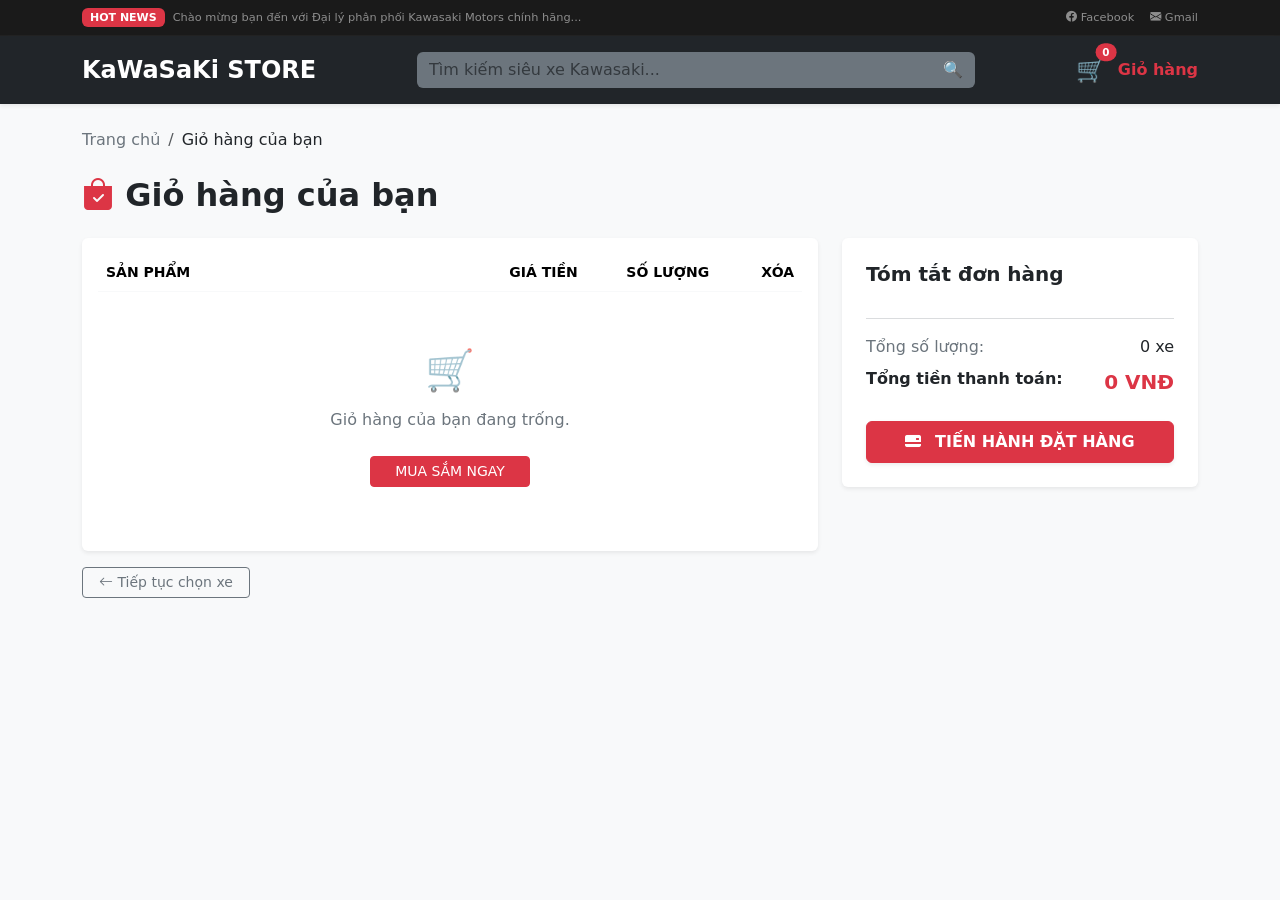
<file: html/gio-hang.html>
<!DOCTYPE html>
<html lang="vi">
<head>
    <title>Giỏ hàng - KaWaSaKi Store</title>
    <meta charset="UTF-8">
    <meta name="viewport" content="width=device-width, initial-scale=1.0">
    
    <!-- Bootstrap 5 & Icons -->
    <link href="https://cdn.jsdelivr.net/npm/bootstrap@5.3.3/dist/css/bootstrap.min.css" rel="stylesheet">
    <link href="https://cdn.jsdelivr.net/npm/bootstrap-icons@1.11.3/font/bootstrap-icons.min.css" rel="stylesheet">
    
    <!-- Custom CSS và JS nhóm của Khôi -->
    <link rel="stylesheet" href="../css/style.css">
    <script src="../js/script.js"></script>
    <script src="https://cdn.jsdelivr.net/npm/bootstrap@5.3.3/dist/js/bootstrap.bundle.min.js"></script>
</head>
<body class="bg-light" onload="renderCart(); updateCartBadge();">

    <!-- Top Bar -->
    <div class="top-bar text-white py-2 d-none d-md-block" style="background-color: #1a1a1a; font-size: 13px;">
        <div class="container d-flex justify-content-between align-items-center">
            <div class="d-flex align-items-center gap-2">
                <span class="badge bg-danger text-uppercase px-2 py-1" style="font-size: 11px; font-weight: bold;">Hot News</span>
                <span class="small text-white-50 m-0">Chào mừng bạn đến với Đại lý phân phối Kawasaki Motors chính hãng...</span>
            </div>
            <div class="d-flex gap-3 text-white-50 small">
                <span><i class="bi bi-facebook"></i> Facebook</span>
                <span><i class="bi bi-envelope-fill"></i> Gmail</span>
            </div>
        </div>
    </div>

    <!-- Header -->
    <header class="bg-dark text-white py-3 shadow-sm">
        <div class="container d-flex justify-content-between align-items-center">
            <a href="../index.html" class="text-white text-decoration-none d-flex align-items-center gap-2">
                <span class="fs-4 fw-bold tracking-wide">KaWaSaKi STORE</span>
            </a>

            <div class="w-50 mx-3 d-none d-md-block">
                <div class="input-group">
                    <input type="text" class="form-control bg-secondary text-white border-0" placeholder="Tìm kiếm siêu xe Kawasaki...">
                    <button class="btn btn-outline-light border-0 bg-secondary" type="button">🔍</button>
                </div>
            </div>

            <a href="gio-hang.html" class="text-white text-decoration-none position-relative d-flex align-items-center gap-2">
                <div class="position-relative">
                    <span class="fs-4">🛒</span>
                    <span id="cart-count" class="position-absolute top-0 start-100 translate-middle badge rounded-pill bg-danger" style="font-size: 0.65rem;">0</span>
                </div>
                <span class="d-none d-sm-inline ms-1 fw-bold text-danger">Giỏ hàng</span>
            </a>
        </div>
    </header>

    <!-- Main Content -->
    <div class="container mt-4 mb-5">
        <nav aria-label="breadcrumb">
            <ol class="breadcrumb mb-4">
                <li class="breadcrumb-item"><a href="../index.html" class="text-decoration-none text-secondary">Trang chủ</a></li>
                <li class="breadcrumb-item active text-dark fw-medium" aria-current="page">Giỏ hàng của bạn</li>
            </ol>
        </nav>

        <h2 class="fw-bold text-dark mb-4"><i class="bi bi-bag-check-fill text-danger"></i> Giỏ hàng của bạn</h2>

        <div class="row g-4">
            <!-- Danh sách sản phẩm trong giỏ -->
            <div class="col-lg-8">
                <div class="card border-0 shadow-sm rounded p-3 bg-white">
                    <div class="table-responsive">
                        <table class="table table-borderless align-middle m-0">
                            <thead class="border-bottom border-light">
                                <tr class="text-secondary small text-uppercase">
                                    <th scope="col" style="min-width: 250px;">Sản phẩm</th>
                                    <th scope="col" class="text-center">Giá tiền</th>
                                    <th scope="col" class="text-center" style="width: 120px;">Số lượng</th>
                                    <th scope="col" class="text-end">Xóa</th>
                                </tr>
                            </thead>
                            <tbody id="cart-table-body">
                                <!-- JavaScript sẽ render sản phẩm vào đây -->
                            </tbody>
                        </table>
                    </div>
                    <!-- Trạng thái giỏ hàng trống -->
                    <div id="empty-cart-msg" class="text-center py-5 d-none">
                        <span class="fs-1 text-muted">🛒</span>
                        <p class="text-secondary mt-2">Giỏ hàng của bạn đang trống.</p>
                        <a href="../index.html" class="btn btn-danger btn-sm px-4 mt-2">MUA SẮM NGAY</a>
                    </div>
                </div>
                
                <div class="mt-3">
                    <button onclick="location.href='../index.html'" class="btn btn-outline-secondary btn-sm px-3">
                        <i class="bi bi-arrow-left"></i> Tiếp tục chọn xe
                    </button>
                </div>
            </div>

            <!-- Tóm tắt đơn hàng -->
            <div class="col-lg-4">
                <div class="card border-0 shadow-sm rounded p-4 bg-white position-sticky" style="top: 20px;">
                    <h5 class="fw-bold text-dark mb-3">Tóm tắt đơn hàng</h5>
                    <hr class="text-secondary opacity-25">
                    
                    <div class="d-flex justify-content-between mb-2 text-secondary">
                        <span>Tổng số lượng:</span>
                        <span id="total-quantity" class="fw-medium text-dark">0 xe</span>
                    </div>
                    <div class="d-flex justify-content-between mb-4">
                        <span class="fw-bold text-dark">Tổng tiền thanh toán:</span>
                        <span id="total-price" class="text-danger fw-bold fs-5">0 VNĐ</span>
                    </div>

                    <button class="btn btn-danger w-100 fw-bold text-uppercase py-2 shadow-sm" onclick="alert('Chức năng đặt hàng đang được phát triển thực nghiệm!')">
                        <i class="bi bi-credit-card-2-back-fill me-2"></i> Tiến hành đặt hàng
                    </button>
                </div>
            </div>
        </div>
    </div>

</body>
</html>
</file>
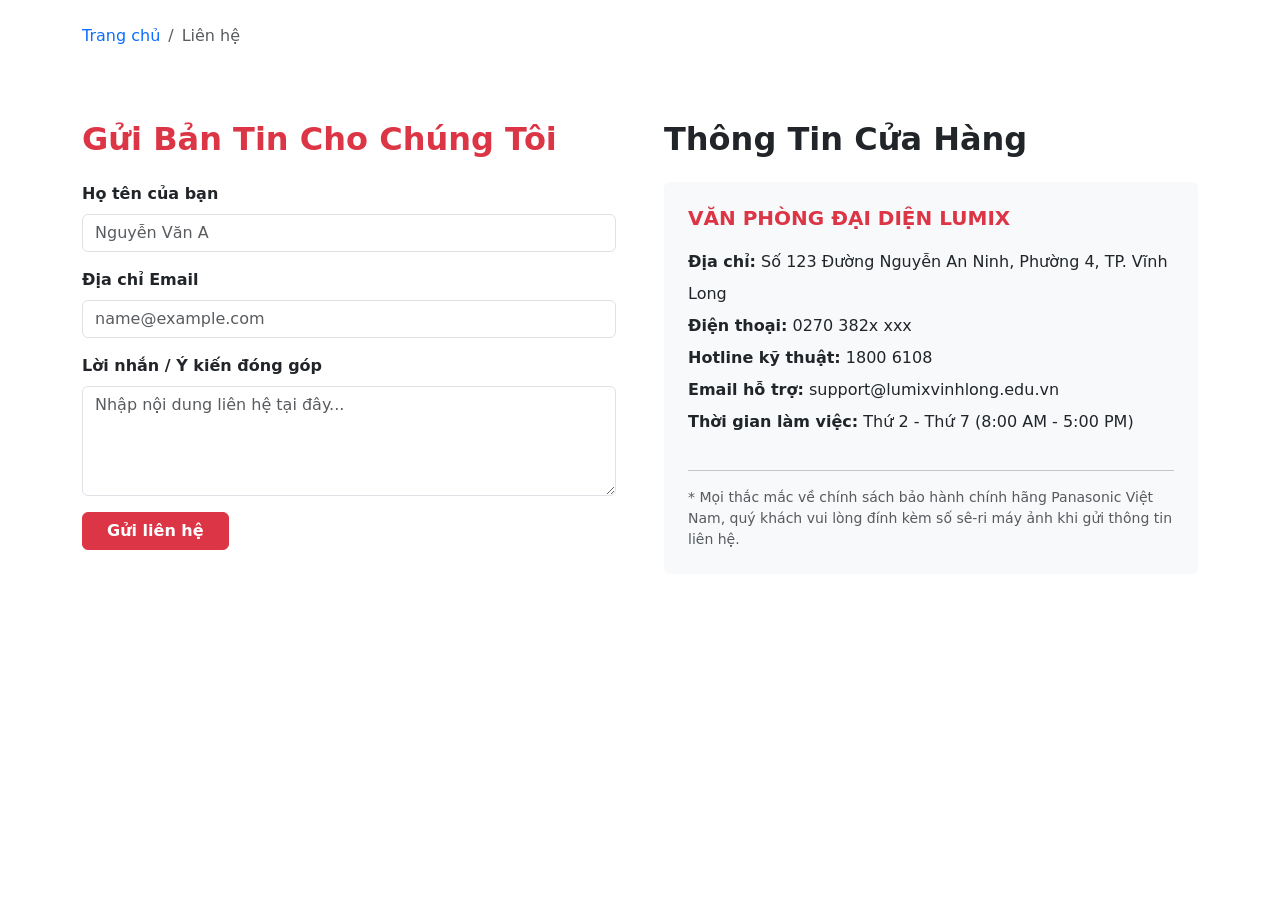
<file: html/lien-he.html>
<!DOCTYPE html>
<html lang="vi">
<head>
    <title>Liên hệ - KaWaSaKi</title>
    <meta charset="UTF-8">
    <meta name="viewport" content="width=device-width, initial-scale=1.0">
    
    <link href="https://cdn.jsdelivr.net/npm/bootstrap@5.3.8/dist/css/bootstrap.min.css" rel="stylesheet">
    <script src="https://cdn.jsdelivr.net/npm/bootstrap@5.3.8/dist/js/bootstrap.bundle.min.js"></script>
    
    <script src="../js/script.js"></script>
    <link rel="stylesheet" href="../css/style.css">
</head>

<body>
    <div class="container mt-4">
        <nav aria-label="breadcrumb">
            <ol class="breadcrumb">
                <li class="breadcrumb-item"><a href="../index.html" class="text-decoration-none">Trang chủ</a></li>
                <li class="breadcrumb-item active" aria-current="page">Liên hệ</li>
            </ol>
        </nav>

        <div class="row mt-4 g-5">
            <div class="col-md-6">
                <h2 class="fw-bolder text-danger mb-4">Gửi Bản Tin Cho Chúng Tôi</h2>
                <form id="contact-form">
                    <div class="mb-3">
                        <label for="c-name" class="form-label fw-semibold">Họ tên của bạn</label>
                        <input type="text" class="form-control" id="c-name" required placeholder="Nguyễn Văn A">
                    </div>
                    <div class="mb-3">
                        <label for="c-email" class="form-label fw-semibold">Địa chỉ Email</label>
                        <input type="email" class="form-control" id="c-email" required placeholder="name@example.com">
                    </div>
                    <div class="mb-3">
                        <label for="c-message" class="form-label fw-semibold">Lời nhắn / Ý kiến đóng góp</label>
                        <textarea class="form-control" id="c-message" rows="4" required placeholder="Nhập nội dung liên hệ tại đây..."></textarea>
                    </div>
                    <button type="submit" class="btn btn-danger px-4 fw-bold">Gửi liên hệ</button>
                </form>
            </div>

            <div class="col-md-6">
                <h2 class="fw-bolder text-dark mb-4">Thông Tin Cửa Hàng</h2>
                <div class="card bg-light border-0 p-4">
                    <h4 class="h5 fw-bold text-danger mb-3">VĂN PHÒNG ĐẠI DIỆN LUMIX</h4>
                    <ul class="list-unstyled" style="line-height: 2;">
                        <li><strong>Địa chỉ:</strong> Số 123 Đường Nguyễn An Ninh, Phường 4, TP. Vĩnh Long</li>
                        <li><strong>Điện thoại:</strong> 0270 382x xxx</li>
                        <li><strong>Hotline kỹ thuật:</strong> 1800 6108</li>
                        <li><strong>Email hỗ trợ:</strong> support@lumixvinhlong.edu.vn</li>
                        <li><strong>Thời gian làm việc:</strong> Thứ 2 - Thứ 7 (8:00 AM - 5:00 PM)</li>
                    </ul>
                    <hr class="my-3">
                    <p class="small text-muted m-0">
                        * Mọi thắc mắc về chính sách bảo hành chính hãng Panasonic Việt Nam, quý khách vui lòng đính kèm số sê-ri máy ảnh khi gửi thông tin liên hệ.
                    </p>
                </div>
            </div>
        </div>
    </div>

    <script>
        document.getElementById("contact-form").addEventListener("submit", function(event) {
            event.preventDefault(); // Ngăn trang bị tải lại
            
            // Lấy giá trị tên khách hàng nhập vào
            const customerName = document.getElementById("c-name").value;
            
            // Hiện thông báo cá nhân hóa thành công giống logic đồ án của cô
            alert("Cảm ơn " + customerName + "! Ý kiến đóng góp của bạn đã được gửi lên hệ thống Lumix.");
            
            // Reset làm trống form
            document.getElementById("contact-form").reset();
        });
    </script>
</body>
</html>
</file>
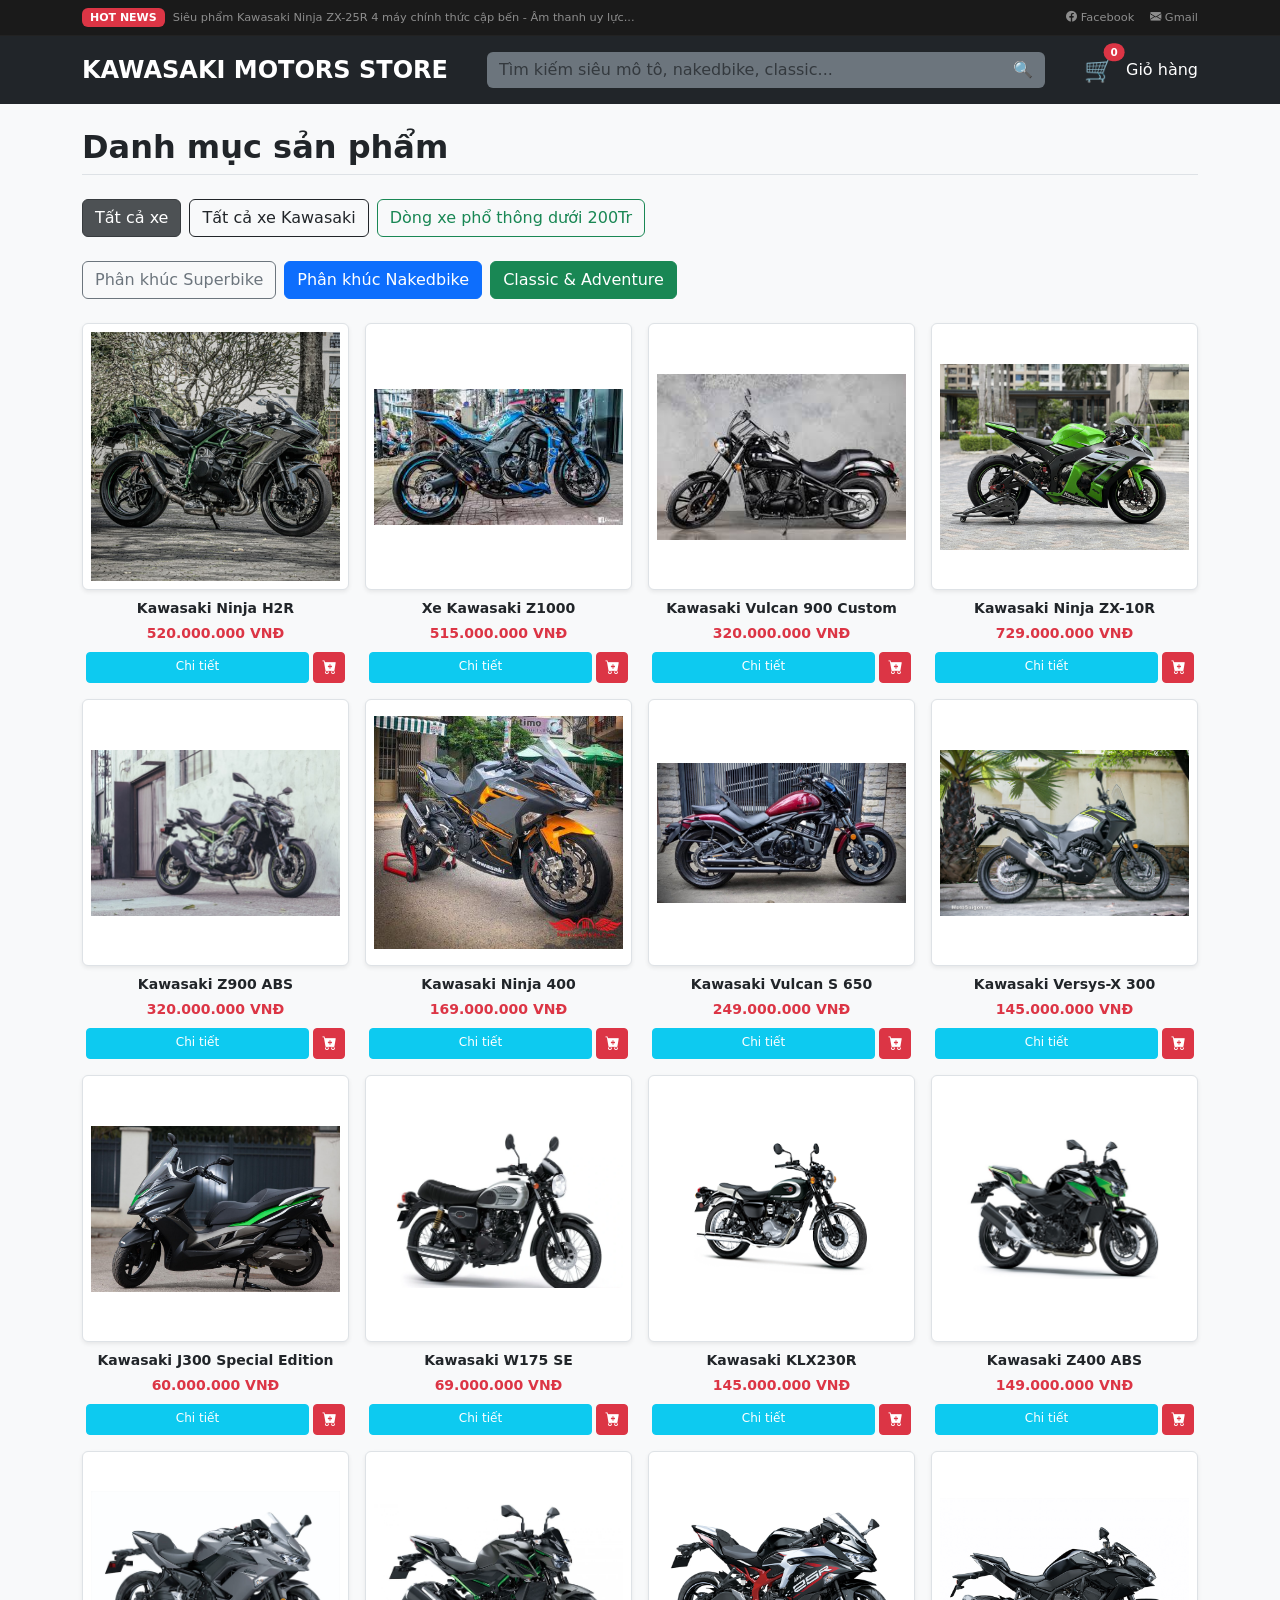
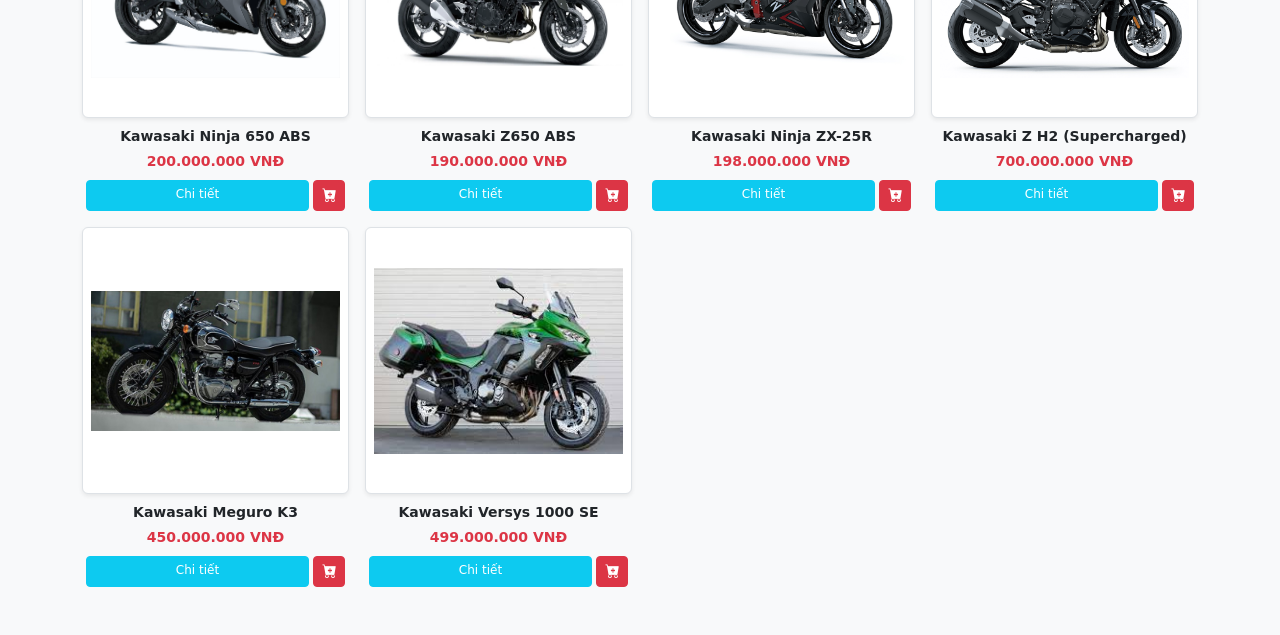
<file: html/san-pham.html>
<!DOCTYPE html>
<html lang="vi">
<head>
    <title>Cửa hàng Xe máy Kawasaki Motors</title>
    <meta charset="utf-8">
    <meta name="viewport" content="width=device-width, initial-scale=1.0">
    
    <link href="https://cdn.jsdelivr.net/npm/bootstrap@5.3.8/dist/css/bootstrap.min.css" rel="stylesheet">
    <link href="https://cdn.jsdelivr.net/npm/bootstrap-icons@1.11.3/font/bootstrap-icons.min.css" rel="stylesheet">
    
    <link rel="stylesheet" href="../css/style.css">
    <script src="../js/script.js"></script>
    <script src="https://cdn.jsdelivr.net/npm/bootstrap@5.3.8/dist/js/bootstrap.bundle.min.js"></script>
</head>
<body class="bg-light">

    <div class="top-bar text-white py-2 d-none d-md-block" style="background-color: #1a1a1a;">
        <div class="container d-flex justify-content-between align-items-center">
            <div class="d-flex align-items-center gap-2">
                <span class="badge bg-danger text-uppercase px-2 py-1" style="font-size: 11px; font-weight: bold;">Hot News</span>
                <span class="small text-white-50 m-0">Siêu phẩm Kawasaki Ninja ZX-25R 4 máy chính thức cập bến - Âm thanh uy lực...</span>
            </div>
            <div class="d-flex gap-3 text-white-50 small">
                <span><i class="bi bi-facebook"></i> Facebook</span>
                <span><i class="bi bi-envelope-fill"></i> Gmail</span>
            </div>
        </div>
    </div>

    <header class="bg-dark text-white py-3">
        <div class="container d-flex justify-content-between align-items-center">
            <a href="index.html" class="text-white text-decoration-none d-flex align-items-center gap-2">
                <span class="fs-4 fw-bold tracking-wide text-uppercase">Kawasaki Motors Store</span>
            </a>

            <div class="w-50 mx-3 d-none d-md-block">
                <div class="input-group">
                    <input type="text" class="form-control bg-secondary text-white border-0" placeholder="Tìm kiếm siêu mô tô, nakedbike, classic...">
                    <button class="btn btn-outline-light border-0 bg-secondary" type="button">🔍</button>
                </div>
            </div>

            <a href="gio-hang.html" class="text-white text-decoration-none position-relative d-flex align-items-center gap-2">
                <div class="position-relative">
                    <span class="fs-4">🛒</span>
                    <span id="cart-count" class="position-absolute top-0 start-100 translate-middle badge rounded-pill bg-danger" style="font-size: 0.65rem;">0</span>
                </div>
                <span class="d-none d-sm-inline ms-1">Giỏ hàng</span>
            </a>
        </div>
    </header>

    <div class="container mb-5 mt-4">
        <h2 class="mb-4 fw-bold text-dark border-bottom pb-2">Danh mục sản phẩm</h2>

        <div class="mb-4 d-flex gap-2 flex-wrap">
            <button class="btn btn-dark active" onclick="filterData('all')">Tất cả xe</button>
            <button class="btn btn-outline-dark" onclick="filterData('kawasaki_all')">Tất cả xe Kawasaki</button>
            <button class="btn btn-outline-success" onclick="filterData('xe_gia_re')">Dòng xe phổ thông dưới 200Tr</button>
            
            
            <hr class="w-100 d-none d-md-block my-1 border-0"> 
            
            <button class="btn btn-outline-secondary" onclick="filterData('superbike')">Phân khúc Superbike</button>
            <button class="btn btn-primary" onclick="filterData('nakedbike')">Phân khúc Nakedbike</button>
            <button class="btn btn-success" onclick="filterData('classic_adventure')">Classic & Adventure</button>
        </div>

        <div class="product-list row row-cols-2 row-cols-md-4 g-3" id="product-list">
        </div>
    </div>

    <script>
        // Hàm hiển thị mặc định tất cả sản phẩm khi tải trang
        function renderDefault() {
            const container = document.getElementById("product-list");
            if (!container) return;
            container.innerHTML = ""; 
            
            if (typeof productlist !== 'undefined') {
                productlist.forEach(function(item){
                    addproduct(item.id, item.name, item.price, item.image, item.productLink);
                });
            }
        }

        // Hàm xử lý lọc dữ liệu đồng bộ theo mảng xe máy mới
        function filterData(type) {
            const container = document.getElementById("product-list");
            if (!container || typeof productlist === 'undefined') return;
            container.innerHTML = "";
            
            productlist.forEach(function(item) {
                // Chuyển đổi giá chuỗi "520.000.000 VNĐ" thành số để lọc giá dễ dàng
                let numericPrice = parseInt(item.price.replace(/\./g, '').replace(' VNĐ', ''));

                if (type === 'all') {
                    addproduct(item.id, item.name, item.price, item.image, item.productLink);
                } 
                else if (type === 'kawasaki_all' && item.system === 'kawasaki') {
                    addproduct(item.id, item.name, item.price, item.image, item.productLink);
                } 
                else if (type === 'xe_gia_re' && numericPrice <= 200000000) {
                    addproduct(item.id, item.name, item.price, item.image, item.productLink);
                } 
                else if (type === 'vespa_dior' && item.system === 'vespa') {
                    addproduct(item.id, item.name, item.price, item.image, item.productLink);
                } 
                else if (type === 'superbike' && item.cat === 'superbike') {
                    addproduct(item.id, item.name, item.price, item.image, item.productLink);
                } 
                else if (type === 'nakedbike' && item.cat === 'nakedbike') {
                    addproduct(item.id, item.name, item.price, item.image, item.productLink);
                } 
                else if (type === 'classic_adventure' && (item.cat === 'classic' || item.cat === 'adventure')) {
                    addproduct(item.id, item.name, item.price, item.image, item.productLink);
                }
            });
        }

        // Đợi ứng dụng sẵn sàng và gán sự kiện đổi class active nút bấm
        window.onload = function() {
            renderDefault();
            
            if (typeof updateCartBadge === 'function') {
                updateCartBadge();
            }

            const filterButtons = document.querySelectorAll('.mb-4 .btn');
            filterButtons.forEach(btn => {
                btn.addEventListener('click', function() {
                    filterButtons.forEach(b => b.classList.remove('active'));
                    this.classList.add('active');
                });
            });
        };
    </script>
</body>
</html>
</file>
<file: css/style.css>
/* ==========================================
   PHẦN STYLE HEADER NÂNG CẤP (GIỐNG MẪU)
   ========================================== */
.top-bar {
    background-color: #111111;
    font-size: 13px;
    border-bottom: 1px solid #222222;
}

.hot-news-badge {
    background-color: #ff0000;
    color: white;
    padding: 3px 8px;
    font-weight: bold;
    border-radius: 4px;
    text-transform: uppercase;
}

.main-header {
    background-color: #1a1a1a;
    padding: 20px 0;
}

.search-box-group .form-control {
    background-color: #333333;
    border: none;
    color: white;
    border-top-left-radius: 4px;
    border-bottom-left-radius: 4px;
}

.search-box-group .form-control::placeholder {
    color: #888888;
}

.search-box-group .btn {
    background-color: #333333;
    border: none;
    color: #cccccc;
    border-top-right-radius: 4px;
    border-bottom-right-radius: 4px;
}

.search-box-group .btn:hover {
    background-color: #444444;
    color: white;
}

.cart-box {
    color: white;
    text-decoration: none;
    position: relative;
    display: inline-flex;
    align-items: center;
    gap: 10px;
}

.cart-icon-wrapper {
    position: relative;
}

.cart-badge {
    position: absolute;
    top: -8px;
    right: -8px;
    background-color: #ff0000;
    color: white;
    font-size: 11px;
    font-weight: bold;
    border-radius: 50%;
    width: 18px;
    height: 18px;
    display: flex;
    align-items: center;
    justify-content: center;
}

/* Định dạng lưới sản phẩm tinh chỉnh */
.object-fit-contain {
    object-fit: contain;
}
</file>
